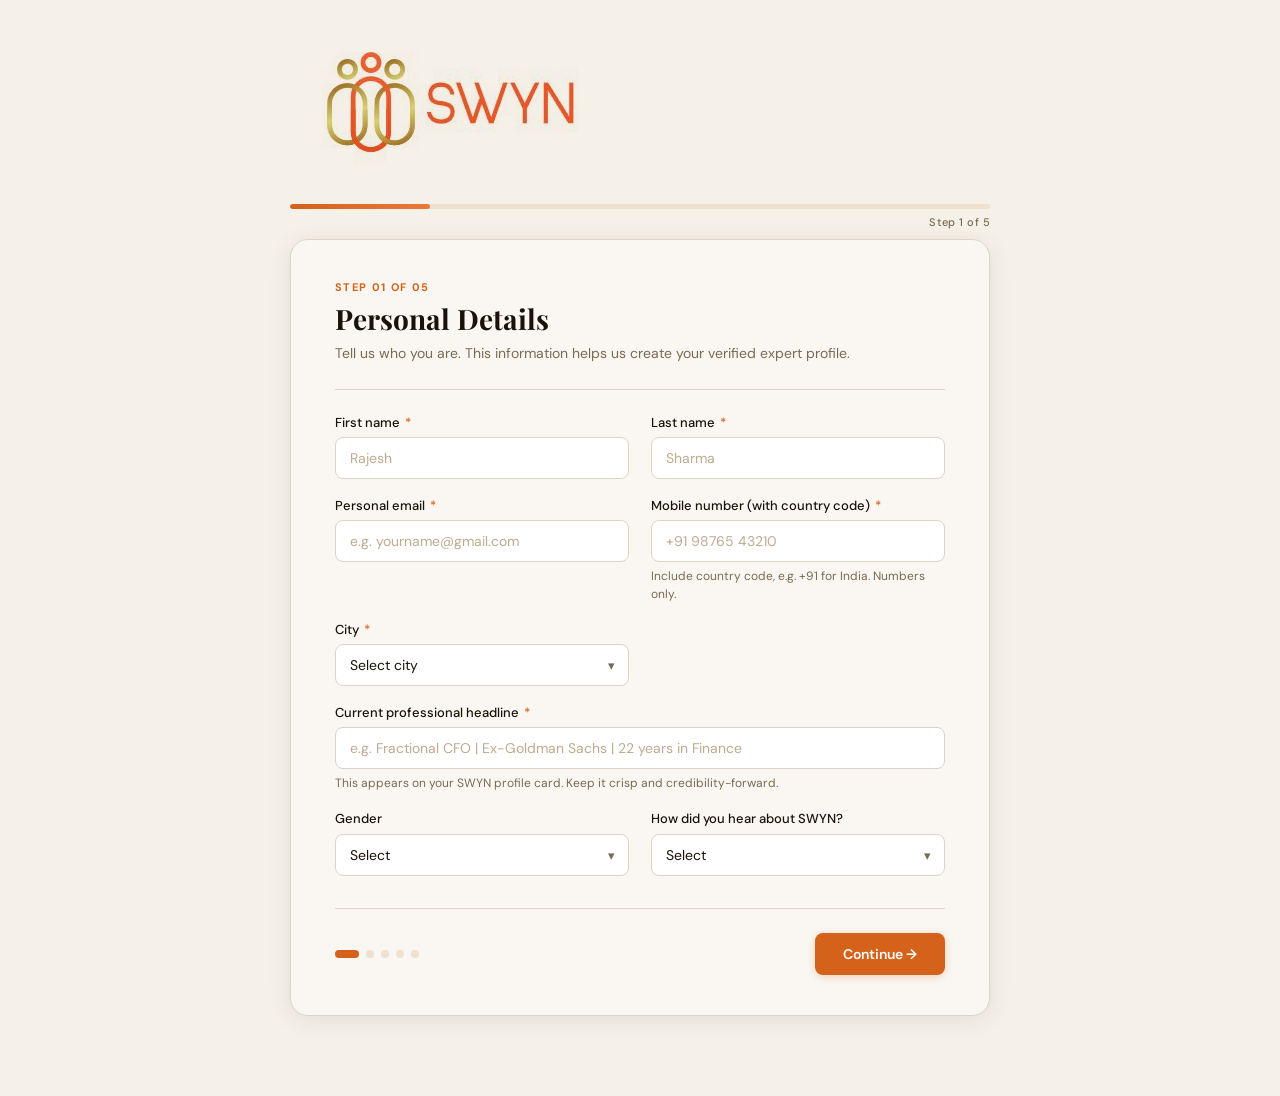
<file: index.html>
<!DOCTYPE html>
<html lang="en">
<head>
<meta charset="UTF-8"/>
<meta name="viewport" content="width=device-width, initial-scale=1.0"/>
<title>SWYN Expert Mentor Registration</title>
<link href="https://fonts.googleapis.com/css2?family=Playfair+Display:wght@400;600;700&family=DM+Sans:wght@300;400;500;600&display=swap" rel="stylesheet"/>
<style>
*,*::before,*::after{box-sizing:border-box;margin:0;padding:0}
:root{
  --bg:#f5f0e8;--card:#faf7f2;--orange:#d4621a;--orange-light:#e8793a;
  --orange-muted:#f0e0d0;--text:#1a1208;--muted:#7a6a54;--border:#ddd5c4;
  --input-bg:#ffffff;--radius:8px;--error:#c0392b;--success:#2e7d32;
  --shadow:0 4px 24px rgba(0,0,0,.08);
}
html{scroll-behavior:smooth}
body{background:var(--bg);font-family:'DM Sans',sans-serif;color:var(--text);min-height:100vh;padding:36px 16px 80px}
.wrapper{max-width:700px;margin:0 auto}

/* Logo */
.logo{display:flex;align-items:center;gap:10px;margin-bottom:28px}
.logo-name{font-family:'Playfair Display',serif;font-size:22px;font-weight:700;color:var(--text);letter-spacing:.04em}

/* Progress */
.progress-wrap{margin-bottom:10px}
.progress-bar{height:5px;background:var(--orange-muted);border-radius:3px;overflow:hidden}
.progress-fill{height:100%;background:linear-gradient(90deg,var(--orange),var(--orange-light));border-radius:3px;transition:width .5s cubic-bezier(.4,0,.2,1)}
.progress-label{font-size:11px;color:var(--muted);text-align:right;margin-top:6px;font-weight:500;letter-spacing:.04em}

/* Card */
.card{background:var(--card);border:1px solid var(--border);border-radius:18px;padding:40px 44px;box-shadow:var(--shadow);transition:box-shadow .3s}
.step-label{font-size:11px;font-weight:700;letter-spacing:.12em;text-transform:uppercase;color:var(--orange);margin-bottom:8px}
.card-title{font-family:'Playfair Display',serif;font-size:28px;font-weight:700;color:var(--text);margin-bottom:6px;line-height:1.2}
.card-subtitle{font-size:14px;color:var(--muted);margin-bottom:24px;line-height:1.65}
hr.divider{border:none;border-top:1px solid var(--border);margin-bottom:24px}

/* Section heads */
.section-head{font-size:10px;font-weight:700;letter-spacing:.14em;text-transform:uppercase;color:var(--muted);text-align:center;margin:28px 0 18px;display:flex;align-items:center;gap:12px}
.section-head::before,.section-head::after{content:'';flex:1;height:1px;background:var(--border)}

/* Form grid */
.form-grid{display:grid;grid-template-columns:1fr 1fr;gap:18px 22px}
.form-grid .full{grid-column:1/-1}

/* Fields */
.field{display:flex;flex-direction:column;gap:5px}
label{font-size:13px;font-weight:500;color:var(--text);line-height:1.4}
label .req{color:var(--orange);margin-left:2px}

/* Inputs */
input[type=text],input[type=email],input[type=tel],input[type=url],select,textarea{
  background:var(--input-bg);border:1.5px solid var(--border);border-radius:var(--radius);
  padding:11px 14px;font-family:'DM Sans',sans-serif;font-size:14px;color:var(--text);
  width:100%;transition:border-color .18s, box-shadow .18s;outline:none;
  -webkit-appearance:none;appearance:none;
}
input::placeholder,textarea::placeholder{color:#c0aa90}
input:focus,select:focus,textarea:focus{
  border-color:var(--orange);
  box-shadow:0 0 0 3px rgba(212,98,26,.12);
}
input.valid{border-color:#7cb87f}
textarea{resize:vertical;min-height:110px;line-height:1.6}

/* Select */
.select-wrap{position:relative}
.select-wrap::after{content:'▾';position:absolute;right:14px;top:50%;transform:translateY(-50%);color:var(--muted);font-size:13px;pointer-events:none}
.select-wrap select{padding-right:36px;cursor:pointer}

/* Hint & error */
.hint{font-size:12px;color:var(--muted);line-height:1.5}
.err-msg{color:var(--error);font-size:12px;display:flex;align-items:center;gap:4px;animation:errIn .18s ease}
.err-msg::before{content:'⚠';font-size:11px}
@keyframes errIn{from{opacity:0;transform:translateY(-4px)}to{opacity:1;transform:none}}

/* Other boxes */
.other-box{display:none;flex-direction:column;gap:6px}
.other-box.visible{display:flex!important}
.other-box input,.other-box input:focus{border-color:var(--orange);background:#fff8f4}
#expertiseOtherBox{flex-direction:column;gap:8px;margin-top:8px}
#expertiseOtherBox input{border-color:var(--orange);background:#fff8f4}

/* Pills */
.pill-grid{display:flex;flex-wrap:wrap;gap:8px}
.pill{
  display:inline-flex;align-items:center;gap:6px;padding:8px 15px;
  border:1.5px solid var(--border);border-radius:30px;background:var(--input-bg);
  font-size:13px;cursor:pointer;transition:all .15s;user-select:none;
}
.pill:hover{border-color:var(--orange);background:#fdf6f1;transform:translateY(-1px)}
.pill:active{transform:translateY(0)}
.pill input[type=radio],.pill input[type=checkbox]{accent-color:var(--orange);width:13px;height:13px;flex-shrink:0}
.pill.selected{border-color:var(--orange);background:var(--orange-muted);color:var(--orange);font-weight:600}

/* Upload */
.upload-box{border:2px dashed var(--border);border-radius:12px;padding:26px 20px;text-align:center;cursor:pointer;transition:all .2s;background:var(--input-bg)}
.upload-box:hover{border-color:var(--orange);background:#fdf6f1}
.upload-box .upload-icon{font-size:30px;margin-bottom:8px}
.upload-box p{font-size:14px;font-weight:500;color:var(--text);margin-bottom:4px}
.upload-box span{font-size:12px;color:var(--muted)}
.upload-box input[type=file]{display:none}
.upload-done{border-color:var(--orange);background:#fff8f4}

/* Rating */
.rating-group{display:flex;gap:6px}
.rating-btn{flex:1;padding:10px 4px;border:1.5px solid var(--border);border-radius:var(--radius);background:var(--input-bg);font-family:'DM Sans',sans-serif;font-size:14px;font-weight:600;color:var(--muted);cursor:pointer;text-align:center;transition:all .15s}
.rating-btn:hover{border-color:var(--orange);color:var(--orange);transform:translateY(-1px)}
.rating-btn.active{background:var(--orange);border-color:var(--orange);color:#fff;transform:translateY(-1px)}
.rating-label{display:flex;justify-content:space-between;font-size:11px;color:var(--muted);margin-top:4px}

/* Actions */
.actions{display:flex;justify-content:space-between;align-items:center;margin-top:32px;padding-top:24px;border-top:1px solid var(--border)}
.btn-back{background:transparent;border:1.5px solid var(--border);color:var(--muted);border-radius:var(--radius);padding:11px 22px;font-family:'DM Sans',sans-serif;font-size:14px;font-weight:500;cursor:pointer;transition:all .18s}
.btn-back:hover{border-color:var(--orange);color:var(--orange)}
.btn-next{background:var(--orange);color:#fff;border:none;border-radius:var(--radius);padding:12px 28px;font-family:'DM Sans',sans-serif;font-size:14px;font-weight:600;cursor:pointer;display:flex;align-items:center;gap:8px;transition:all .18s;box-shadow:0 2px 8px rgba(212,98,26,.25)}
.btn-next:hover{background:var(--orange-light);box-shadow:0 4px 14px rgba(212,98,26,.35);transform:translateY(-1px)}
.btn-next:active{transform:translateY(0);box-shadow:0 2px 6px rgba(212,98,26,.2)}
.btn-next:disabled{opacity:.55;cursor:not-allowed;transform:none;box-shadow:none}
.btn-next.loading{opacity:.75;cursor:not-allowed;pointer-events:none}

/* Step dots */
.step-dots{display:flex;gap:7px;align-items:center}
.dot{width:8px;height:8px;border-radius:50%;background:var(--orange-muted);transition:all .35s cubic-bezier(.4,0,.2,1)}
.dot.done{background:rgba(212,98,26,.4)}
.dot.active{background:var(--orange);width:24px;border-radius:4px}

/* Step transitions */
.step{display:none;animation:stepIn .3s ease}
.step.active{display:block}
@keyframes stepIn{from{opacity:0;transform:translateY(8px)}to{opacity:1;transform:none}}

/* Success */
.success{text-align:center;padding:56px 20px;animation:stepIn .4s ease}
.success-icon{width:76px;height:76px;background:linear-gradient(135deg,var(--orange-muted),#ffe0c8);border-radius:50%;margin:0 auto 22px;display:flex;align-items:center;justify-content:center;font-size:34px;box-shadow:0 4px 20px rgba(212,98,26,.2)}
.success h2{font-family:'Playfair Display',serif;font-size:26px;margin-bottom:10px;color:var(--text)}
.success p{color:var(--muted);font-size:15px;line-height:1.65}

/* Terms */
.terms-box{background:var(--input-bg);border:1.5px solid var(--border);border-radius:12px;padding:16px 20px;display:flex;align-items:flex-start;gap:12px;cursor:pointer;transition:border-color .18s}
.terms-box:hover{border-color:var(--orange)}
.terms-box input[type=checkbox]{accent-color:var(--orange);width:16px;height:16px;flex-shrink:0;margin-top:3px;cursor:pointer}
.terms-box p{font-size:13px;color:var(--muted);line-height:1.6}

/* Add button micro-style */
.add-btn{padding:10px 18px;background:var(--orange);color:#fff;border:none;border-radius:var(--radius);cursor:pointer;font-family:'DM Sans',sans-serif;font-size:13px;font-weight:600;white-space:nowrap;transition:all .15s;box-shadow:0 1px 4px rgba(212,98,26,.2)}
.add-btn:hover{background:var(--orange-light);transform:translateY(-1px)}
.add-btn:active{transform:translateY(0)}

/* Char counter */
.char-count{font-size:11px;color:var(--muted);text-align:right;transition:color .2s}
.char-count.warn{color:#e67e22}
.char-count.over{color:var(--error)}

@media(max-width:580px){
  body{padding:20px 12px 60px}
  .card{padding:24px 18px;border-radius:14px}
  .form-grid{grid-template-columns:1fr}
  .form-grid .full{grid-column:1}
  .rating-btn{padding:8px 2px;font-size:12px}
  .card-title{font-size:24px}
  .btn-next,.btn-back{padding:11px 18px;font-size:13px}
}
</style>
<script>
// Defined early so inline onchange/onkeydown attributes can call these before body scripts load
function allowPhoneKeys(e) {
  // Allow: backspace, delete, tab, escape, enter, arrows, home, end
  if ([8,9,13,27,46,35,36,37,38,39,40].indexOf(e.keyCode) !== -1) return true;
  // Allow: + only at start (position 0)
  if (e.key === '+') {
    var inp = e.target;
    if (inp.selectionStart === 0 && inp.value.indexOf('+') === -1) return true;
    e.preventDefault(); return false;
  }
  // Allow: spaces and hyphens for formatting
  if (e.key === ' ' || e.key === '-') return true;
  // Allow: numbers 0-9
  if ((e.keyCode >= 48 && e.keyCode <= 57) || (e.keyCode >= 96 && e.keyCode <= 105)) return true;
  // Block everything else
  e.preventDefault(); return false;
}

function validatePhone(inp) {
  // Remove everything except +, digits, spaces, hyphens
  var val = inp.value.replace(/[^\d\+\s\-]/g, '');
  inp.value = val;
  // Count digits only
  var digits = val.replace(/\D/g,'');
  var wrap = inp.closest('.field');
  var err = wrap && wrap.querySelector('.phone-err');
  if (digits.length > 0 && (digits.length < 7 || digits.length > 15)) {
    inp.style.borderColor = '#e03030';
    if (!err) {
      var e = document.createElement('span');
      e.className = 'err-msg phone-err';
      e.textContent = 'Enter a valid phone number (7–15 digits with country code).';
      wrap.appendChild(e);
    }
  } else {
    inp.style.borderColor = digits.length >= 7 ? 'var(--orange)' : '';
    if (err) err.remove();
  }
}
function showOther(select, boxId, triggerVal) {
  var box = document.getElementById(boxId);
  if (!box) return;
  if (select.value === triggerVal) {
    box.style.display = 'flex';
    box.style.flexDirection = 'column';
  } else {
    box.style.display = 'none';
    var inp = box.querySelector('input');
    if (inp) inp.value = '';
  }
}
function fileSelected(input, labelId) {
  var label = document.getElementById(labelId);
  var box = input.closest('.upload-box');
  var field = box ? box.closest('.field') : null;
  if (input.files && input.files.length > 0) {
    var name = input.files.length > 1 ? input.files.length + ' files selected' : input.files[0].name;
    label.textContent = '✓ ' + name;
    if (box) { box.classList.add('upload-done'); box.style.borderStyle = 'solid'; box.style.borderColor = ''; box.style.background = ''; }
    if (field) { var e = field.querySelector('.err-msg'); if(e) e.remove(); }
  }
}
var selectedExpertise = [];
function addExpertise(select) {
  var val = select.value;
  if (!val) return;
  if (val === 'Other') {
    document.getElementById('expertiseSelectWrap').style.display = 'none';
    document.getElementById('expertiseOtherBox').style.display = 'block';
    document.getElementById('expertiseOther').focus();
    select.value = '';
    return;
  }
  if (selectedExpertise.indexOf(val) === -1) {
    selectedExpertise.push(val);
    renderTags();
    updateExpertiseHidden();
  }
  select.value = '';
}
function addExpertiseOther() {
  var val = document.getElementById('expertiseOther').value.trim();
  if (!val) return;
  if (selectedExpertise.indexOf(val) === -1) {
    selectedExpertise.push(val);
    renderTags();
    updateExpertiseHidden();
  }
  document.getElementById('expertiseOther').value = '';
  document.getElementById('expertiseOtherBox').style.display = 'none';
  document.getElementById('expertiseSelectWrap').style.display = 'block';
}
function removeExpertise(val) {
  selectedExpertise = selectedExpertise.filter(function(v){return v!==val;}); renderTags(); updateExpertiseHidden();
}
function renderTags() {
  var c = document.getElementById('expertiseTags'); c.innerHTML = '';
  selectedExpertise.forEach(function(val) {
    var tag = document.createElement('span');
    tag.style.cssText = 'display:inline-flex;align-items:center;gap:6px;background:var(--orange-muted);border:1.5px solid var(--orange);color:var(--orange);border-radius:20px;padding:4px 12px;font-size:13px;font-weight:500;';
    tag.innerHTML = val + ' <button type="button" onclick="removeExpertise(\'' + val.replace(/\\/g,'\\\\').replace(/'/g,"\\'") + '\')" style="background:none;border:none;cursor:pointer;color:var(--orange);font-size:15px;line-height:1;padding:0;">&#10005;</button>';
    c.appendChild(tag);
  });
  var wrap = c.closest('.field'); var e = wrap && wrap.querySelector('.err-msg'); if (e) e.remove();
}
function updateExpertiseHidden() { document.getElementById('areasOfExpertiseHidden').value = selectedExpertise.join(', '); }
var notableCompanies = [];
function addNotableCompany() {
  var inp = document.getElementById('notableCompanyInput');
  var val = inp.value.trim(); if (!val) return;
  if (notableCompanies.indexOf(val) === -1) { notableCompanies.push(val); renderCompanyTags(); updateCompaniesHidden(); }
  inp.value = '';
}
function removeNotableCompany(val) {
  notableCompanies = notableCompanies.filter(function(v){return v!==val;}); renderCompanyTags(); updateCompaniesHidden();
}
function renderCompanyTags() {
  var c = document.getElementById('notableCompanyTags'); c.innerHTML = '';
  notableCompanies.forEach(function(val) {
    var tag = document.createElement('span');
    tag.style.cssText = 'display:inline-flex;align-items:center;gap:6px;background:var(--orange-muted);border:1.5px solid var(--orange);color:var(--orange);border-radius:20px;padding:4px 12px;font-size:13px;font-weight:500;';
    tag.innerHTML = val + ' <button type="button" onclick="removeNotableCompany(\'' + val.replace(/\\/g,'\\\\').replace(/'/g,"\\'") + '\')" style="background:none;border:none;cursor:pointer;color:var(--orange);font-size:15px;line-height:1;padding:0;">&#10005;</button>';
    c.appendChild(tag);
  });
}
function updateCompaniesHidden() { document.getElementById('notableCompaniesHidden').value = notableCompanies.join(', '); }
var pastClients = [];
function addPastClient() {
  var inp = document.getElementById('pastClientInput');
  var val = inp.value.trim(); if (!val) return;
  if (pastClients.indexOf(val) === -1) { pastClients.push(val); renderPastClientTags(); updatePastClientsHidden(); }
  inp.value = '';
}
function removePastClient(val) {
  pastClients = pastClients.filter(function(v){return v!==val;}); renderPastClientTags(); updatePastClientsHidden();
}
function renderPastClientTags() {
  var c = document.getElementById('pastClientTags'); c.innerHTML = '';
  pastClients.forEach(function(val) {
    var tag = document.createElement('span');
    tag.style.cssText = 'display:inline-flex;align-items:center;gap:6px;background:var(--orange-muted);border:1.5px solid var(--orange);color:var(--orange);border-radius:20px;padding:4px 12px;font-size:13px;font-weight:500;';
    tag.innerHTML = val + ' <button type="button" onclick="removePastClient(\'' + val.replace(/\\/g,'\\\\').replace(/'/g,"\\'") + '\')" style="background:none;border:none;cursor:pointer;color:var(--orange);font-size:15px;line-height:1;padding:0;">&#10005;</button>';
    c.appendChild(tag);
  });
}
function updatePastClientsHidden() { document.getElementById('pastClientsHidden').value = pastClients.join(', '); }
function selectRating(fieldId, groupId, val) {
  document.getElementById(fieldId).value = val;
  var btns = document.getElementById(groupId).querySelectorAll('.rating-btn');
  btns.forEach(function(b){b.classList.remove('active');}); btns[val-1].classList.add('active');
  var wrap = document.getElementById(groupId).closest('.field');
  var e = wrap && wrap.querySelector('.err-msg'); if (e) e.remove();
  document.getElementById(groupId).style.outline = '';
}
</script>
</head>
<body>
<div class="wrapper">
  <div class="logo">
    <img style="mix-blend-mode:multiply;background:transparent;" src="[data-uri]" alt="SWYN" style="height:48px;width:auto;"/>
  </div>
  <div class="progress-wrap">
    <div class="progress-bar"><div class="progress-fill" id="progressFill" style="width:20%"></div></div>
    <div class="progress-label" id="progressLabel">Step 1 of 5</div>
  </div>
  <div class="card">

    <!-- ═══ STEP 1: Personal Details ═══ -->
    <div class="step active" id="step1">
      <div class="step-label">Step 01 of 05</div>
      <h1 class="card-title">Personal Details</h1>
      <p class="card-subtitle">Tell us who you are. This information helps us create your verified expert profile.</p>
      <hr class="divider"/>
      <div class="form-grid">
        <div class="field">
          <label>First name <span class="req">*</span></label>
          <input type="text" id="firstName" placeholder="Rajesh"/>
        </div>
        <div class="field">
          <label>Last name <span class="req">*</span></label>
          <input type="text" id="lastName" placeholder="Sharma"/>
        </div>
        <div class="field">
          <label>Personal email <span class="req">*</span></label>
          <input type="email" id="primaryEmail" placeholder="e.g. yourname@gmail.com"/>
        </div>
        <div class="field">
          <label>Mobile number (with country code) <span class="req">*</span></label>
          <input type="tel" id="phoneNumber" placeholder="+91 98765 43210" maxlength="17" onkeydown="return allowPhoneKeys(event)" oninput="validatePhone(this)"/>
          <span class="hint">Include country code, e.g. +91 for India. Numbers only.</span>
        </div>
        <div class="field">
          <label>City <span class="req">*</span></label>
          <div class="select-wrap">
            <select id="city" onchange="showOther(this,'cityOtherBox','Other')">
              <option value="">Select city</option>
              <option>Mumbai</option><option>Delhi</option><option>Bengaluru</option>
              <option>Chennai</option><option>Hyderabad</option><option>Pune</option>
              <option>Kolkata</option><option>Ahmedabad</option><option>Other</option>
            </select>
          </div>
        </div>
        <div class="other-box field full" id="cityOtherBox">
          <label>Please specify your city <span class="req">*</span></label>
          <input type="text" id="cityOther" placeholder="e.g. Coimbatore, Surat, Jaipur…"/>
        </div>
        <div class="field full">
          <label>Current professional headline <span class="req">*</span></label>
          <input type="text" id="headline" placeholder="e.g. Fractional CFO | Ex-Goldman Sachs | 22 years in Finance"/>
          <span class="hint">This appears on your SWYN profile card. Keep it crisp and credibility-forward.</span>
        </div>
        <div class="field">
          <label>Gender</label>
          <div class="select-wrap">
            <select id="gender">
              <option value="">Select</option>
              <option>Male</option><option>Female</option><option>Other</option>
            </select>
          </div>
        </div>
        <div class="field">
          <label>How did you hear about SWYN?</label>
          <div class="select-wrap">
            <select id="heardAbout" onchange="showOther(this,'heardAboutOtherBox','Other')">
              <option value="">Select</option>
              <option>LinkedIn</option><option>Referral from a friend</option>
              <option>Google Search</option><option>Event / Conference</option>
              <option>Newsletter</option><option>SWYN Team</option><option>Other</option>
            </select>
          </div>
        </div>
        <div class="other-box field full" id="heardAboutOtherBox">
          <label>Please specify</label>
          <input type="text" id="heardAboutOther" placeholder="e.g. Twitter, Friend's recommendation…"/>
        </div>
      </div>
      <div class="actions">
        <div class="step-dots">
          <div class="dot active"></div><div class="dot"></div><div class="dot"></div><div class="dot"></div><div class="dot"></div>
        </div>
        <button type="button" class="btn-next" id="next1">Continue &#8594;</button>
      </div>
    </div>

    <!-- ═══ STEP 2: Professional Background ═══ -->
    <div class="step" id="step2">
      <div class="step-label">Step 02 of 05</div>
      <h1 class="card-title">Professional Background</h1>
      <p class="card-subtitle">Help us understand your experience so we can match you with the right opportunities.</p>
      <hr class="divider"/>
      <div class="form-grid">
        <div class="field">
          <label>Current Job Title / Role <span class="req">*</span></label>
          <input type="text" id="jobTitle" placeholder="e.g. CFO, Strategy Consultant"/>
        </div>
        <div class="field">
          <label>Current Company / Organization</label>
          <input type="text" id="currentCompany" placeholder="Company name"/>
        </div>
        <div class="field">
          <label>Total Years of Professional Experience <span class="req">*</span></label>
          <div class="select-wrap">
            <select id="yearsExperience">
              <option value="">Select</option>
              <option>5–10 years</option><option>10–15 years</option>
              <option>15–20 years</option><option>20–25 years</option><option>25+ years</option>
            </select>
          </div>
        </div>
        <div class="field">
          <label>Primary Industry of Expertise <span class="req">*</span></label>
          <div class="select-wrap">
            <select id="primaryIndustry" onchange="showOther(this,'industryOtherBox','Other')">
              <option value="">Select industry</option>
              <option>Finance &amp; Banking</option><option>Technology / SaaS</option>
              <option>Healthcare</option><option>Manufacturing</option>
              <option>FMCG / Retail</option><option>Consulting</option>
              <option>Education</option><option>Legal</option>
              <option>Real Estate</option><option>Other</option>
            </select>
          </div>
        </div>
        <div class="other-box field full" id="industryOtherBox">
          <label>If 'Other' Industry, please specify <span class="req">*</span></label>
          <input type="text" id="industryOther" placeholder="e.g. Agriculture, Media, Logistics…"/>
        </div>
        <div class="field full">
          <label>Please provide a brief biography / professional summary <span class="req">*</span></label>
          <textarea id="biography" placeholder="Share your career journey, key achievements, and what makes you a great mentor (100–250 words)…" oninput="updateCharCount(this,'biographyCount',100,250)"></textarea>
          <div style="display:flex;justify-content:space-between;align-items:center">
            <span class="hint">100–250 words recommended.</span>
            <span class="char-count" id="biographyCount">0 words</span>
          </div>
        </div>

        <!-- EXPERTISE section -->
        <div class="full" style="margin-top:8px;">
          <div class="section-head">Expertise</div>
        </div>

        <div class="field full">
          <label>Key sectors / industries <span class="req">*</span></label>
          <div class="pill-grid" id="sectorGrid">
            <label class="pill"><input type="checkbox" value="BFSI"/> BFSI</label>
            <label class="pill"><input type="checkbox" value="Technology / SaaS"/> Technology / SaaS</label>
            <label class="pill"><input type="checkbox" value="Manufacturing"/> Manufacturing</label>
            <label class="pill"><input type="checkbox" value="Retail / D2C"/> Retail / D2C</label>
            <label class="pill"><input type="checkbox" value="Healthcare"/> Healthcare</label>
            <label class="pill"><input type="checkbox" value="EdTech"/> EdTech</label>
            <label class="pill"><input type="checkbox" value="Fintech"/> Fintech</label>
            <label class="pill"><input type="checkbox" value="Real Estate"/> Real Estate</label>
            <label class="pill"><input type="checkbox" value="FMCG"/> FMCG</label>
            <label class="pill"><input type="checkbox" value="GCC / Captives"/> GCC / Captives</label>
            <label class="pill"><input type="checkbox" value="Startups"/> Startups</label>
            <label class="pill"><input type="checkbox" value="PSU / Government"/> PSU / Government</label>
          </div>
        </div>

        <div class="field full">
          <label>Type of companies you have worked with</label>
          <div class="pill-grid" id="companyTypeGrid">
            <label class="pill"><input type="checkbox" value="Listed corporates"/> Listed corporates</label>
            <label class="pill"><input type="checkbox" value="Private equity backed"/> Private equity backed</label>
            <label class="pill"><input type="checkbox" value="VC funded startups"/> VC funded startups</label>
            <label class="pill"><input type="checkbox" value="Family businesses"/> Family businesses</label>
            <label class="pill"><input type="checkbox" value="MSMEs / SMEs"/> MSMEs / SMEs</label>
            <label class="pill"><input type="checkbox" value="MNCs / GCCs"/> MNCs / GCCs</label>
            <label class="pill"><input type="checkbox" value="NGO / Social sector"/> NGO / Social sector</label>
          </div>
        </div>

        <!-- NOTABLE COMPANIES section -->
        <div class="full" style="margin-top:8px;">
          <div class="section-head">Notable Companies</div>
        </div>

        <div class="field full">
          <label>Notable companies / organisations you have worked for</label>
          <span class="hint" style="margin-bottom:8px;display:block;">Type a company name and press <strong>Add</strong> or hit Enter. These will be highlighted on your SWYN profile.</span>
          <div style="display:flex;gap:10px;align-items:flex-start;">
            <input type="text" id="notableCompanyInput" placeholder="e.g. Goldman Sachs, Infosys, McKinsey…" style="flex:1;" onkeydown="if(event.key==='Enter'||event.key==='Go'||event.keyCode===13){event.preventDefault();event.stopPropagation();addNotableCompany();}"/>
            <button type="button" onclick="addNotableCompany()" class="add-btn">+ Add</button>
          </div>
          <div id="notableCompanyTags" style="display:flex;flex-wrap:wrap;gap:8px;margin-top:10px;"></div>
          <input type="hidden" id="notableCompaniesHidden"/>
        </div>

        <!-- TYPES OF ENGAGEMENT section -->
        <div class="full" style="margin-top:8px;">
          <div class="section-head">Engagements</div>
        </div>

        <div class="field full">
          <label>Types of engagements you're open to <span class="req">*</span></label>
          <div class="pill-grid" id="engagementTypeGrid">
            <label class="pill"><input type="checkbox" value="Fractional role"/> Fractional role</label>
            <label class="pill"><input type="checkbox" value="Advisory / Mentoring"/> Advisory / Mentoring</label>
            <label class="pill"><input type="checkbox" value="Project consulting"/> Project consulting</label>
            <label class="pill"><input type="checkbox" value="Board seat"/> Board seat</label>
            <label class="pill"><input type="checkbox" value="Workshops / Training"/> Workshops / Training</label>
            <label class="pill"><input type="checkbox" value="Retaining"/> Retaining</label>
          </div>
          <input type="hidden" id="engagementTypes"/>
        </div>

        <!-- PAST CLIENTS section -->
        <div class="full" style="margin-top:8px;">
          <div class="section-head">Past Clients &amp; Advisory Work</div>
        </div>

        <div class="field full">
          <label>Past clients or companies you've advised (as a consultant / advisor)</label>
          <span class="hint" style="margin-bottom:8px;display:block;">Type a company or client name and press <strong>Add</strong> or hit Enter. You may anonymise if needed (e.g. "Series B Fintech, Mumbai").</span>
          <div style="display:flex;gap:10px;align-items:flex-start;">
            <input type="text" id="pastClientInput" placeholder="e.g. Razorpay, Nykaa, Mid-size FMCG brand…" style="flex:1;" onkeydown="if(event.key==='Enter'||event.key==='Go'||event.keyCode===13){event.preventDefault();event.stopPropagation();addPastClient();}"/>
            <button type="button" onclick="addPastClient()" class="add-btn">+ Add</button>
          </div>
          <div id="pastClientTags" style="display:flex;flex-wrap:wrap;gap:8px;margin-top:10px;"></div>
          <input type="hidden" id="pastClientsHidden"/>
        </div>

        <div class="field full">
          <label>Specific Areas of Expertise for Mentorship <span class="req">*</span></label>
          <div id="expertiseSelectWrap" class="select-wrap">
            <select id="areasOfExpertise" onchange="addExpertise(this)">
              <option value="">Select an area…</option>
              <option>Fundraising &amp; Investor Relations</option>
              <option>Go-to-Market Strategy</option>
              <option>Financial Modelling &amp; CFO Advisory</option>
              <option>Sales &amp; Revenue Growth</option>
              <option>Marketing &amp; Branding</option>
              <option>Product Development &amp; Tech</option>
              <option>HR &amp; Team Building</option>
              <option>Legal &amp; Compliance</option>
              <option>Operations &amp; Supply Chain</option>
              <option>Leadership &amp; Executive Coaching</option>
              <option>Strategic Partnerships</option>
              <option>International Expansion</option>
              <option>Digital Transformation</option>
              <option>Customer Success &amp; Retention</option>
              <option>ESG &amp; Sustainability</option>
              <option>Other</option>
            </select>
          </div>
          <div id="expertiseTags" style="display:flex;flex-wrap:wrap;gap:8px;margin-top:8px;"></div>
          <div id="expertiseOtherBox" style="display:none;position:relative;">
            <input type="text" id="expertiseOther" placeholder="Type your expertise area…" style="width:100%;padding-right:70px;" onkeydown="if(event.key==='Enter'||event.key==='Go'||event.keyCode===13){event.preventDefault();event.stopPropagation();addExpertiseOther();}"  />
            <button type="button" onclick="addExpertiseOther()" style="position:absolute;right:4px;top:50%;transform:translateY(-50%);padding:6px 14px;background:var(--orange);color:#fff;border:none;border-radius:6px;cursor:pointer;font-size:13px;font-family:'DM Sans',sans-serif;">Add</button>
          </div>
          <input type="hidden" id="areasOfExpertiseHidden"/>
          <span class="hint">Select multiple. Click ✕ on a tag to remove.</span>
        </div>
      </div>
      <div class="actions">
        <button type="button" class="btn-back" id="back2">&#8592; Back</button>
        <button type="button" class="btn-next" id="next2">Continue &#8594;</button>
      </div>
    </div>

    <!-- ═══ STEP 3: Availability & Engagement ═══ -->
    <div class="step" id="step3">
      <div class="step-label">Step 03 of 05</div>
      <h1 class="card-title">Availability &amp; Engagement</h1>
      <p class="card-subtitle">Let us know how and when you prefer to work with founders.</p>
      <hr class="divider"/>
      <div class="form-grid">

        <div class="full"><div class="section-head" style="margin-top:0;margin-bottom:4px;">Rate Card</div></div>

        <div class="field">
          <label>International clients — rate (USD) <span class="req">*</span></label>
          <div class="select-wrap">
            <select id="hourlyRate" onchange="showOther(this,'rateNegotiableBox','Negotiable')">
              <option value="">Select</option>
              <option>$50–$100/hr</option><option>$100–$200/hr</option>
              <option>$200–$300/hr</option><option>$300–$500/hr</option>
              <option>$500+/hr</option><option>Negotiable</option>
              <option>Pro bono / Equity only</option>
            </select>
          </div>
        </div>
        <div class="other-box field" id="rateNegotiableBox">
          <label>If 'Negotiable' (USD), please specify</label>
          <input type="text" id="rateNegotiable" placeholder="e.g. Depends on stage, equity arrangements…"/>
        </div>

        <div class="field">
          <label>Indian clients — rate (INR) <span class="req">*</span></label>
          <div class="select-wrap">
            <select id="hourlyRateINR" onchange="showOther(this,'rateNegotiableINRBox','Negotiable')">
              <option value="">Select</option>
              <option>₹500–₹2,000/hr</option><option>₹2,000–₹5,000/hr</option><option>₹5,000–₹10,000/hr</option>
              <option>₹10,000–₹20,000/hr</option><option>₹20,000–₹40,000/hr</option>
              <option>₹40,000+/hr</option><option>Negotiable</option>
              <option>Pro bono / Equity only</option>
            </select>
          </div>
        </div>
        <div class="other-box field" id="rateNegotiableINRBox">
          <label>If 'Negotiable' (INR), please specify</label>
          <input type="text" id="rateNegotiableINR" placeholder="e.g. Depends on stage, equity arrangements…"/>
        </div>

        <div class="field">
          <label>Hours per month for mentoring startup founders <span class="req">*</span></label>
          <div class="select-wrap">
            <select id="hoursPerMonth">
              <option value="">Select</option>
              <option>1–5 hours/month</option><option>5–10 hours/month</option>
              <option>10–20 hours/month</option><option>20+ hours/month</option>
            </select>
          </div>
        </div>

        <div class="field">
          <label>Number of simultaneous engagements you can handle</label>
          <div class="pill-grid" id="simultaneousGrid">
            <label class="pill selected"><input type="radio" name="simultaneous" value="1" checked/> 1</label>
            <label class="pill"><input type="radio" name="simultaneous" value="2"/> 2</label>
            <label class="pill"><input type="radio" name="simultaneous" value="3"/> 3</label>
            <label class="pill"><input type="radio" name="simultaneous" value="4+"/> 4+</label>
          </div>
          <input type="hidden" id="simultaneousEngagements" value="1"/>
        </div>

        <div class="field">
          <label>Work mode preference</label>
          <div class="pill-grid" id="workModeGrid">
            <label class="pill"><input type="checkbox" value="Remote only"/> Remote only</label>
            <label class="pill"><input type="checkbox" value="Hybrid"/> Hybrid</label>
            <label class="pill"><input type="checkbox" value="On-site if needed"/> On-site if needed</label>
          </div>
          <input type="hidden" id="workMode"/>
        </div>

        <div class="field">
          <label>Willing to travel?</label>
          <div class="pill-grid" id="travelGrid">
            <label class="pill"><input type="checkbox" value="No"/> No</label>
            <label class="pill"><input type="checkbox" value="Within city"/> Within city</label>
            <label class="pill"><input type="checkbox" value="Pan-India"/> Pan-India</label>
            <label class="pill"><input type="checkbox" value="International"/> International</label>
          </div>
          <input type="hidden" id="willingToTravel"/>
        </div>

        <div class="field full">
          <label>Client types you are most comfortable with</label>
          <div class="pill-grid" id="clientTypeGrid">
            <label class="pill"><input type="checkbox" value="Funded startups"/> Funded startups</label>
            <label class="pill"><input type="checkbox" value="GCCs"/> GCCs</label>
            <label class="pill"><input type="checkbox" value="MSMEs"/> MSMEs</label>
            <label class="pill"><input type="checkbox" value="Family offices"/> Family offices</label>
            <label class="pill"><input type="checkbox" value="Large corporates"/> Large corporates</label>
            <label class="pill"><input type="checkbox" value="PE / VC backed"/> PE / VC backed</label>
            <label class="pill"><input type="checkbox" value="No preference"/> No preference</label>
          </div>
        </div>

        <div class="field full">
          <label>What kind of mandates excite you most?</label>
          <div class="pill-grid" id="mandateGrid">
            <label class="pill"><input type="checkbox" value="Pre-IPO / fundraise readiness"/> Pre-IPO / fundraise readiness</label>
            <label class="pill"><input type="checkbox" value="Turnaround / restructuring"/> Turnaround / restructuring</label>
            <label class="pill"><input type="checkbox" value="Building the finance / marketing function from scratch"/> Building the finance / marketing function from scratch</label>
            <label class="pill"><input type="checkbox" value="GTM strategy"/> GTM strategy</label>
            <label class="pill"><input type="checkbox" value="Interim leadership cover"/> Interim leadership cover</label>
            <label class="pill"><input type="checkbox" value="Board / advisory seat"/> Board / advisory seat</label>
            <label class="pill"><input type="checkbox" value="M&A / integration"/> M&amp;A / integration</label>
            <label class="pill"><input type="checkbox" value="Process & systems overhaul"/> Process &amp; systems overhaul</label>
          </div>
        </div>

        <div class="field">
          <label>Do you require an NDA or formal agreement? <span class="req">*</span></label>
          <div class="select-wrap">
            <select id="requireNDA">
              <option value="">Select</option>
              <option>Yes, always</option>
              <option>Depends on the engagement</option>
              <option>No, not necessary</option>
            </select>
          </div>
        </div>

        <div class="field">
          <label>Experience level in mentoring early-stage startups <span class="req">*</span></label>
          <div class="select-wrap">
            <select id="mentoringExperience">
              <option value="">Select</option>
              <option>No experience yet</option><option>1–2 startups</option>
              <option>3–5 startups</option><option>5–10 startups</option><option>10+ startups</option>
            </select>
          </div>
        </div>

        <div class="field">
          <label>Previously served as a formal mentor / advisor / board member? <span class="req">*</span></label>
          <div class="select-wrap">
            <select id="formalMentor">
              <option value="">Select</option>
              <option>Yes</option><option>No</option>
            </select>
          </div>
        </div>

        <div class="field full">
          <label>Equipped to mentor stage of startup development <span class="req">*</span></label>
          <div class="pill-grid" id="startupStageGrid">
            <label class="pill"><input type="checkbox" value="Idea / Pre-product"/> Idea / Pre-product</label>
            <label class="pill"><input type="checkbox" value="MVP / Early traction"/> MVP / Early traction</label>
            <label class="pill"><input type="checkbox" value="Product-market fit"/> Product-market fit</label>
            <label class="pill"><input type="checkbox" value="Growth / Scaling"/> Growth / Scaling</label>
            <label class="pill"><input type="checkbox" value="Series A and beyond"/> Series A and beyond</label>
            <label class="pill"><input type="checkbox" value="Any stage"/> Any stage</label>
          </div>
        </div>

      </div>
      <div class="actions">
        <button type="button" class="btn-back" id="back3">&#8592; Back</button>
        <button type="button" class="btn-next" id="next3">Continue &#8594;</button>
      </div>
    </div>

    <!-- ═══ STEP 4: Online Presence & Files ═══ -->
    <div class="step" id="step4">
      <div class="step-label">Step 04 of 05</div>
      <h1 class="card-title">Online Presence</h1>
      <p class="card-subtitle">Share your professional links and upload your documents.</p>
      <hr class="divider"/>
      <div class="form-grid">

        <div class="field full">
          <label>Upload your CV / Resume <span class="req">*</span></label>
          <div class="upload-box" id="cvUploadBox" onclick="driveUpload('cv')" style="cursor:pointer;">
            <div class="upload-icon">📄</div>
            <p id="cvLabel">Click to upload your file!</p>
            <span>PDF or Word — choose from Disk to upload</span>
          </div>
          <input type="hidden" id="cvDriveUrl"/>
        </div>

        <div class="field full">
          <label>Upload a professional photo <span style="color:var(--muted);font-weight:400;">(optional but recommended)</span></label>
          <div class="upload-box" id="photoUploadBox" onclick="driveUpload('photo')" style="cursor:pointer;">
            <div class="upload-icon">🖼️</div>
            <p id="photoLabel">Click to upload your file!</p>
            <span>JPG or PNG — choose from Disk to upload</span>
          </div>
          <input type="hidden" id="photoDriveUrl"/>
        </div>

        <div class="full"><div class="section-head">Online Presence</div></div>

        <div class="field full">
          <label>LinkedIn profile URL <span class="req">*</span></label>
          <input type="url" id="linkedinProfile" placeholder="https://linkedin.com/in/yourname"/>
        </div>

        <div class="field">
          <label>Personal website / portfolio</label>
          <input type="url" id="websiteUrl" placeholder="https://yourwebsite.com"/>
        </div>

        <div class="field">
          <label>Any published articles or media mentions</label>
          <input type="url" id="articleUrl" placeholder="https://economictimes.com/…"/>
        </div>

        <div class="field full">
          <label>Upload work samples <span style="color:var(--muted);font-weight:400;">(optional)</span></label>
          <div class="upload-box" id="workSamplesUploadBox" onclick="driveUpload('worksamples')" style="cursor:pointer;">
            <div class="upload-icon">📁</div>
            <p id="workSamplesLabel">Click to upload your file!</p>
            <span>Anonymised deliverables, models, frameworks — choose from Disk to upload</span>
          </div>
          <input type="hidden" id="workSamplesDriveUrl"/>
        </div>

      </div>
      <div class="actions">
        <button type="button" class="btn-back" id="back4">&#8592; Back</button>
        <button type="button" class="btn-next" id="next4">Continue &#8594;</button>
      </div>
    </div>

    <!-- ═══ STEP 5: Final ═══ -->
    <div class="step" id="step5">
      <div class="step-label">Step 05 of 05</div>
      <h1 class="card-title">Final Details</h1>
      <p class="card-subtitle">Almost done! Tell us about your top achievements before we review your profile.</p>
      <hr class="divider"/>
      <div class="form-grid">

        <div class="field full">
          <label>Top Achievements <span class="req">*</span></label>
          <textarea id="topAchievements" style="min-height:140px;" placeholder="e.g. Led a ₹500Cr debt restructuring at XYZ Bank reducing NPAs by 40%, Scaled a SaaS startup from $0 to $5M ARR in 18 months, Built and exited a fintech company acquired by HDFC…" oninput="updateCharCount(this,'achieveCount',0,0)"></textarea>
          <div style="display:flex;justify-content:space-between;align-items:center">
            <span class="hint">Share your 2–3 most impactful achievements with numbers and outcomes.</span>
            <span class="char-count" id="achieveCount">0 words</span>
          </div>
        </div>

        <div class="field full">
          <label>Anything else you'd like SWYN to know?</label>
          <textarea id="additionalInfo" placeholder="Non-compete clauses, geographic restrictions, causes you care about, sectors you won't work in, etc."></textarea>
        </div>

      </div>

      <!-- Website listing consent -->
      <div style="margin-top:28px;">
        <div class="section-head" style="margin-top:0;margin-bottom:20px;">Profile Listing</div>
        <div class="field full">
          <label>May we feature your profile on the <a href="https://swyn.in" target="_blank" style="color:var(--orange);text-decoration:none;">swyn.in</a> website? <span class="req">*</span></label>
          <span class="hint" style="margin-bottom:10px;display:block;">Your profile will be visible to startup founders and companies looking for expert mentors on our platform.</span>
          <div class="pill-grid" id="websiteListingGrid">
            <label class="pill"><input type="radio" name="websiteListing" value="Yes, list my full profile"/> Yes, list my full profile</label>
            <label class="pill"><input type="radio" name="websiteListing" value="Yes, but only my name and headline"/> Yes, name &amp; headline only</label>
            <label class="pill"><input type="radio" name="websiteListing" value="No, keep my profile private"/> No, keep it private</label>
          </div>
          <input type="hidden" id="websiteListingConsent"/>
        </div>
      </div>

      <!-- Terms -->
      <div style="margin-top:28px;">
        <label class="terms-box">
          <input type="checkbox" id="termsCheck"/>
          <p>I confirm that the information I have provided is accurate. I consent to SWYN (Merqury Connections Pvt. Ltd.) storing and processing my data for the purpose of expert matching and engagement facilitation, in accordance with DPDPA 2023. I understand that my profile will not be shared with any third party without my explicit approval.</p>
        </label>
      </div>

      <div class="actions">
        <button type="button" class="btn-back" id="back5">&#8592; Back</button>
        <button type="button" class="btn-next" id="btnSubmit" style="padding:12px 36px;">Submit Application &#8594;</button>
      </div>
    </div>

    <!-- SUCCESS -->
    <div class="step" id="stepSuccess">
      <div class="success">
        <div class="success-icon">&#10003;</div>
        <h2>Application Submitted!</h2>
        <p>Thank you for applying to join SWYN's expert mentor network.<br/>Our team will review your profile and get in touch within <strong>3–5 business days</strong>.</p>
        <p style="margin-top:20px;font-size:13px;color:var(--muted);">Questions? Write to us at IKKASA <a href="/cdn-cgi/l/email-protection#0d64636b624d7e7a7463236463" style="color:var(--orange);"><span class="__cf_email__" data-cfemail="630a0d050c2310141a0d4d0a0d">info@swyn.in</span></a></p>
      </div>
    </div>

  </div>
</div>

<script>

// ── Global Variables ──
var current = 1; 
var totalSteps = 5;

// Object to store file data locally (Base64)
var uploadedFileData = {
  cv: null,
  photo: null,
  worksamples: null
};

// ── UI Logic (Preserved) ──
function showStep(n) {
  document.querySelectorAll('.step').forEach(function(s){s.classList.remove('active');});
  var t = n==='success' ? document.getElementById('stepSuccess') : document.getElementById('step'+n);
  t.classList.add('active');
  var pct = n==='success' ? 100 : (n/totalSteps)*100;
  document.getElementById('progressFill').style.width = pct+'%';
  var lbl = document.getElementById('progressLabel');
  if(lbl) lbl.textContent = n==='success' ? 'Complete!' : 'Step '+n+' of '+totalSteps;
  document.querySelectorAll('.dot').forEach(function(d,i){
    d.classList.remove('active','done');
    if(n==='success'){ d.classList.add('done'); }
    else if(i+1 === n){ d.classList.add('active'); }
    else if(i+1 < n){ d.classList.add('done'); }
  });
  window.scrollTo({top:0,behavior:'smooth'});
}

function scrollToFirstError() {
  var first = document.querySelector('.step.active .err-msg');
  if(first){ first.scrollIntoView({behavior:'smooth',block:'center'}); }
}

function updateCharCount(el, countId, minWords, maxWords) {
  var words = el.value.trim() === '' ? 0 : el.value.trim().split(/\s+/).length;
  var el2 = document.getElementById(countId);
  if(!el2) return;
  el2.textContent = words + ' word' + (words===1?'':'s');
  el2.className = 'char-count';
  if(maxWords > 0 && words > maxWords) el2.classList.add('over');
  else if(minWords > 0 && words < minWords && words > 0) el2.classList.add('warn');
}

function getVal(id) { var el=document.getElementById(id); return el?el.value.trim():''; }

function setErr(id, msg) {
  var el=document.getElementById(id); if(!el) return;
  el.style.borderColor='#e03030'; el.style.background='#fff5f5';
  var wrap=el.closest('.field');
  if(wrap&&!wrap.querySelector('.err-msg')){var e=document.createElement('span');e.className='err-msg';e.textContent=msg;wrap.appendChild(e);}
}

function clearErr(id) {
  var el=document.getElementById(id); if(!el) return;
  el.style.borderColor=''; el.style.background='';
  var wrap=el.closest('.field'); var e=wrap&&wrap.querySelector('.err-msg'); if(e) e.remove();
}

function validate(checks) {
  var ok=true;
  checks.forEach(function(c){
    var el=document.getElementById(c.id); if(!el) return;
    var val = el.value ? el.value.trim() : '';
    if(!val){ setErr(c.id,c.msg); ok=false; } else { clearErr(c.id); }
  });
  return ok;
}

function clearPillErr(gridId) {
  var grid = document.getElementById(gridId); if(!grid) return;
  grid.style.outline = ''; grid.style.borderRadius = '';
  var wrap = grid.closest('.field');
  var e = wrap && wrap.querySelector('.err-msg'); if(e) e.remove();
}

function getPillValues(gridId) {
  return Array.from(document.querySelectorAll('#'+gridId+' input:checked')).map(function(i){return i.value;}).join(', ');
}

// ── NEW: File Upload via Base64 (No Google Login Required) ──
function driveUpload(type) {
  var config = {
    cv: { labelId: 'cvLabel', boxId: 'cvUploadBox', accept: '.pdf,.doc,.docx' },
    photo: { labelId: 'photoLabel', boxId: 'photoUploadBox', accept: '.jpg,.jpeg,.png' },
    worksamples: { labelId: 'workSamplesLabel', boxId: 'workSamplesUploadBox', accept: '.pdf,.doc,.docx,.ppt,.pptx,.xls,.xlsx' }
  };
  
  var cfg = config[type];
  var input = document.createElement('input');
  input.type = 'file';
  input.accept = cfg.accept;
  
  input.onchange = function(e) {
    var file = e.target.files[0];
    if (!file) return;

    var label = document.getElementById(cfg.labelId);
    var box = document.getElementById(cfg.boxId);
    
    label.textContent = "⏳ Reading file...";
    
    var reader = new FileReader();
    reader.onload = function(evt) {
      // Store file data for later submission
      uploadedFileData[type] = {
        base64: evt.target.result,
        name: file.name
      };
      
      // Update UI
      label.textContent = "✓ " + file.name;
      box.classList.add('upload-done');
      box.style.borderColor = 'var(--orange)';
      box.style.borderStyle = 'solid';
      box.style.background = '#fff8f4';
      
      var field = box.closest('.field');
      if (field) { var errMsg = field.querySelector('.err-msg'); if(errMsg) errMsg.remove(); }
    };
    reader.onerror = function() {
      label.textContent = "❌ Error reading file";
    };
    reader.readAsDataURL(file);
  };
  input.click();
}

document.addEventListener('DOMContentLoaded', function() {

  // Keyboard Navigation (Preserved)
  document.addEventListener('keydown', function(e) {
    if (e.key !== 'Enter' && e.keyCode !== 13) return;
    var active = document.activeElement;
    var tag = active ? active.tagName : '';
    var id  = active ? active.id : '';
    var skipIds = ['notableCompanyInput', 'pastClientInput', 'expertiseOther'];
    if (tag === 'TEXTAREA' || tag === 'SELECT') return;
    if (skipIds.indexOf(id) !== -1) return;
    e.preventDefault(); e.stopPropagation();

    var fieldOrder = ['firstName','lastName','primaryEmail','phoneNumber','headline',
                      'jobTitle','currentCompany','linkedinProfile','websiteUrl','articleUrl',
                      'topAchievements','additionalInfo'];
    var stepLast = {'headline':'next1','currentCompany':'next2','articleUrl':'next4','additionalInfo':'btnSubmit'};
    var idx = fieldOrder.indexOf(id);

    if (idx !== -1 && idx < fieldOrder.length - 1 && !stepLast[id]) {
      var nextField = document.getElementById(fieldOrder[idx + 1]);
      if (nextField) { nextField.focus(); return; }
    }
    if (stepLast[id]) {
      var btn = document.getElementById(stepLast[id]);
      if (btn) { btn.click(); return; }
    }
    var nextIds = ['next1', 'next2', 'next3', 'next4', 'btnSubmit'];
    var btn = document.getElementById(nextIds[current - 1]);
    if (btn) btn.click();
  });

  // Live Feedback (Preserved)
  document.querySelectorAll('input,select,textarea').forEach(function(el) {
    ['input','change'].forEach(function(evt){
      el.addEventListener(evt, function(){
        el.style.borderColor = ''; el.style.background = '';
        var wrap = el.closest('.field');
        var e = wrap && wrap.querySelector('.err-msg'); if(e) e.remove();
      });
    });
    el.addEventListener('blur', function(){
      if(el.type === 'hidden' || el.tagName === 'SELECT') return;
      var fieldWrap = el.closest('.field');
      if(el.value && el.value.trim() && !(fieldWrap && fieldWrap.querySelector('.err-msg'))){
        el.style.borderColor = '#7cb87f';
      }
    });
  });

  // Pill Logic (Preserved)
  document.querySelectorAll('.pill input').forEach(function(inp) {
    inp.addEventListener('change', function() {
      if (inp.type === 'radio') {
        var name = inp.name;
        document.querySelectorAll('.pill input[name="'+name+'"]').forEach(function(r){ r.closest('.pill').classList.remove('selected'); });
        inp.closest('.pill').classList.add('selected');
        if (name==='simultaneous') document.getElementById('simultaneousEngagements').value = inp.value;
        if (name==='websiteListing') { document.getElementById('websiteListingConsent').value = inp.value; clearPillErr('websiteListingGrid'); }
      } else {
        inp.closest('.pill').classList.toggle('selected', inp.checked);
        var gridId = inp.closest('.pill-grid') && inp.closest('.pill-grid').id;
        if (gridId) clearPillErr(gridId);
      }
    });
  });

  // Navigation & Validation (Steps 1-3 Preserved)
  document.getElementById('next1').addEventListener('click', function() {
    var checks = [{id:'firstName',msg:'Required'},{id:'lastName',msg:'Required'},{id:'primaryEmail',msg:'Required'},{id:'phoneNumber',msg:'Required'},{id:'city',msg:'Required'},{id:'headline',msg:'Required'}];
    if (getVal('city')==='Other') checks.push({id:'cityOther',msg:'Required'});
    if (validate(checks)) { current=2; showStep(2); } else { scrollToFirstError(); }
  });

  document.getElementById('back2').addEventListener('click', function(){ current=1; showStep(1); });
  document.getElementById('next2').addEventListener('click', function() {
    var checks = [{id:'jobTitle',msg:'Required'},{id:'yearsExperience',msg:'Required'},{id:'primaryIndustry',msg:'Required'},{id:'biography',msg:'Required'}];
    if (getVal('primaryIndustry')==='Other') checks.push({id:'industryOther',msg:'Required'});
    var ok = validate(checks);
    if (!getPillValues('sectorGrid')) { setErr('sectorGrid', 'Select one'); ok = false; }
    if (!getVal('areasOfExpertiseHidden')) { setErr('areasOfExpertise', 'Select one'); ok = false; }
    if (ok) { current=3; showStep(3); } else { scrollToFirstError(); }
  });

  document.getElementById('back3').addEventListener('click', function(){ current=2; showStep(2); });
  document.getElementById('next3').addEventListener('click', function() {
    var checks = [{id:'hourlyRate',msg:'Required'},{id:'hourlyRateINR',msg:'Required'},{id:'hoursPerMonth',msg:'Required'},{id:'requireNDA',msg:'Required'},{id:'mentoringExperience',msg:'Required'},{id:'formalMentor',msg:'Required'}];
    if (validate(checks)) { current=4; showStep(4); } else { scrollToFirstError(); }
  });

  // STEP 4 VALIDATION (Updated for new file method)
  document.getElementById('back4').addEventListener('click', function(){ current=3; showStep(3); });
  document.getElementById('next4').addEventListener('click', function() {
    var ok = validate([{id:'linkedinProfile',msg:'Required'}]);
    // Check if CV file exists in our local storage object
    if (!uploadedFileData.cv) {
      var box = document.getElementById('cvUploadBox');
      box.style.borderColor = '#c0392b'; box.style.background = '#fff5f5';
      var field = box.closest('.field');
      if (!field.querySelector('.err-msg')) {
        var e = document.createElement('span'); e.className = 'err-msg'; e.textContent = 'Please upload your CV.';
        field.appendChild(e);
      }
      ok = false;
    }
    if (ok) { current=5; showStep(5); } else { scrollToFirstError(); }
  });

  // FINAL SUBMISSION (Updated to send Base64 files)
  document.getElementById('back5').addEventListener('click', function(){ current=4; showStep(4); });
  document.getElementById('btnSubmit').addEventListener('click', function() {
    var checks = [{id:'topAchievements', msg:'Required'}];
    var ok = validate(checks);
    var listingChecked = document.querySelector('#websiteListingGrid input:checked');
    if (!listingChecked) { setErr('websiteListingGrid', 'Select one'); ok = false; }
    if (!document.getElementById('termsCheck').checked) { ok = false; alert("Please agree to the terms."); }
    
    if (!ok) { scrollToFirstError(); return; }

    // Aggregate all data
 var data = {
      'First name': getVal('firstName'),
      'Last name': getVal('lastName'),
      'Personal email': getVal('primaryEmail'),
      'Mobile number (with country code)': getVal('phoneNumber'),
      'City': getVal('city') === 'Other' ? getVal('cityOther') : getVal('city'),
      'Current professional headline': getVal('headline'),
      'Gender': getVal('gender'),
      'How did you hear about SWYN?': getVal('heardAbout') === 'Other' ? getVal('heardAboutOther') : getVal('heardAbout'),
      'Current Job Title / Role': getVal('jobTitle'),
      'Current Company / Organization': getVal('currentCompany'),
      'Total Years of Professional Experience': getVal('yearsExperience'),
      'Primary Industry of Expertise': getVal('primaryIndustry') === 'Other' ? getVal('industryOther') : getVal('primaryIndustry'),
      'Please provide a brief biography / professional summary': getVal('biography'),
      'Key sectors / industries': getPillValues('sectorGrid'),
      'Type of companies you have worked with': getPillValues('companyTypeGrid'),
      'Notable companies / organisations you have worked for': getVal('notableCompaniesHidden'),
      'Types of engagements you\'re open to': getPillValues('engagementTypeGrid'),
      'Past clients or companies you\'ve advised (as a consultant / advisor)': getVal('pastClientsHidden'),
      'Specific Areas of Expertise for Mentorship': getVal('areasOfExpertiseHidden'),
      'International clients — rate (USD)': getVal('hourlyRate'),
      'Indian clients — rate (INR)': getVal('hourlyRateINR'),
      "If 'Negotiable' (USD), please specify": getVal('rateNegotiable'),
      "If 'Negotiable' (INR), please specify": getVal('rateNegotiableINR'),
      'Hours per month for mentoring startup founders': getVal('hoursPerMonth'),
      'Number of simultaneous engagements you can handle': document.getElementById('simultaneousEngagements').value,
      'Work mode preference': getPillValues('workModeGrid'),
      'Willing to travel?': getPillValues('travelGrid'),
      'Client types you are most comfortable with': getPillValues('clientTypeGrid'),
      'What kind of mandates excite you most?': getPillValues('mandateGrid'),
      'Do you require an NDA or formal agreement?': getVal('requireNDA'),
      'Experience level in mentoring early-stage startups': getVal('mentoringExperience'),
      'Previously served as a formal mentor / advisor / board member?': getVal('formalMentor'),
      'Equipped to mentor stage of startup development': getPillValues('startupStageGrid'),
      'LinkedIn profile URL': getVal('linkedinProfile'),
      'Personal website / portfolio': getVal('websiteUrl'),
      'Any published articles or media mentions': getVal('articleUrl'),
      'Top Achievements': getVal('topAchievements'),
      'May we feature your profile on the swyn.in website?': listingChecked ? listingChecked.value : '',
      'Anything else you\'d like SWYN to know?': getVal('additionalInfo'),
      'Submitted At': new Date().toLocaleString('en-IN', { timeZone: 'Asia/Kolkata' }),

      // File objects for backend processing
      'cvFile': uploadedFileData.cv,
      'photoFile': uploadedFileData.photo,
      'workSamplesFile': uploadedFileData.worksamples
    };

    // Update this section in your script
    var btn = document.getElementById('btnSubmit');
    btn.textContent = '⏳ Submitting…'; btn.disabled = true; btn.classList.add('loading');

    // ENSURE THIS IS YOUR LATEST /EXEC URL
    var APPS_SCRIPT_URL = 'https://script.google.com/macros/s/AKfycbyS52hxWr5CuAb_4xPLejLlcmcZrNAjeuXPbBOvuTU0JPOP9NtcHo81VYtBiI5WOPcH/exec';

    fetch(APPS_SCRIPT_URL, {
      method: 'POST',
      headers: {
        'Content-Type': 'text/plain;charset=utf-8',
      },
      body: JSON.stringify(data)
    })
    .then(res => res.json())
    .then(function(response) {
      if(response.result === "success") {
          showStep('success');
      } else {
          alert("Error: " + response.error);
          btn.disabled = false;
          btn.textContent = 'Submit Application →';
      }
    })
    .catch(function(err) {
      console.warn('Network or CORS error:', err);
      // In many cases with Google Apps Script, the data is saved but 
      // the browser blocks the response. Let's redirect to success.
      showStep('success'); 
    });

  });

  

}); 
</script>
</body>
</html>
</file>
